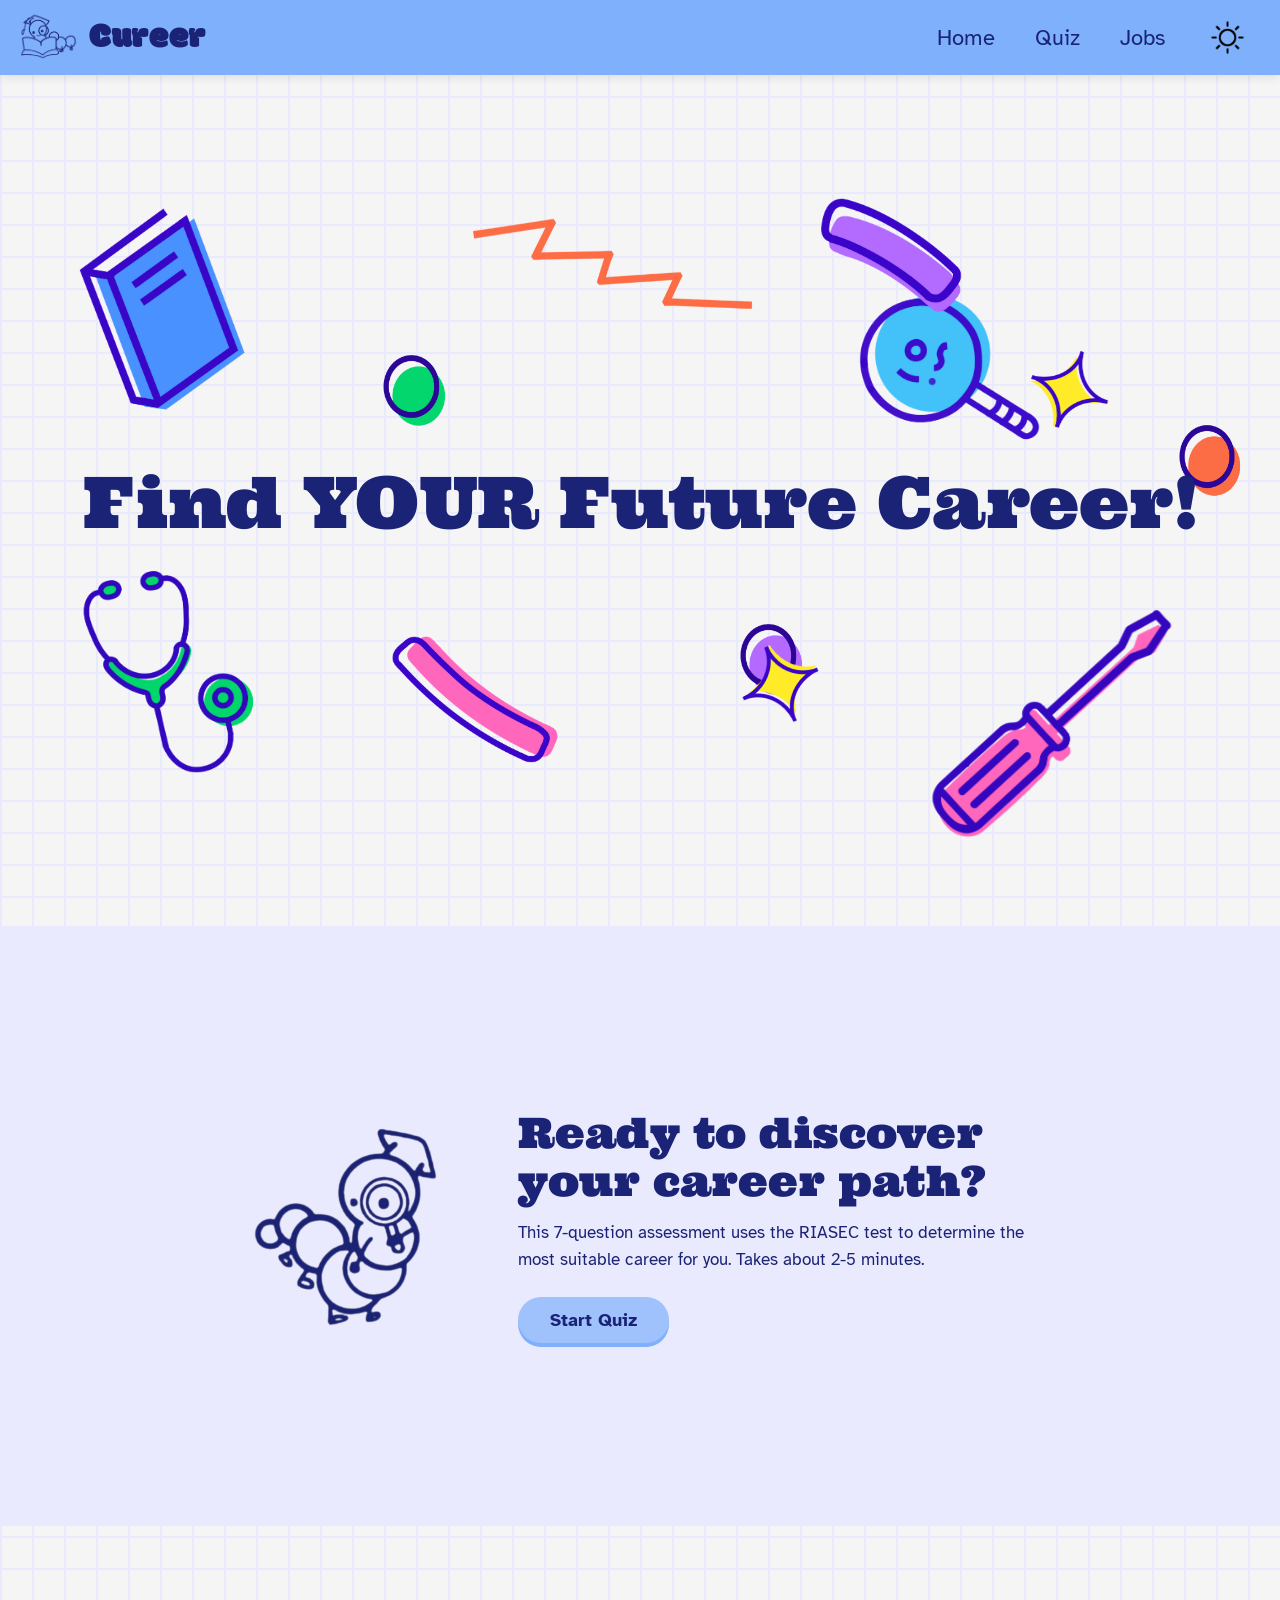
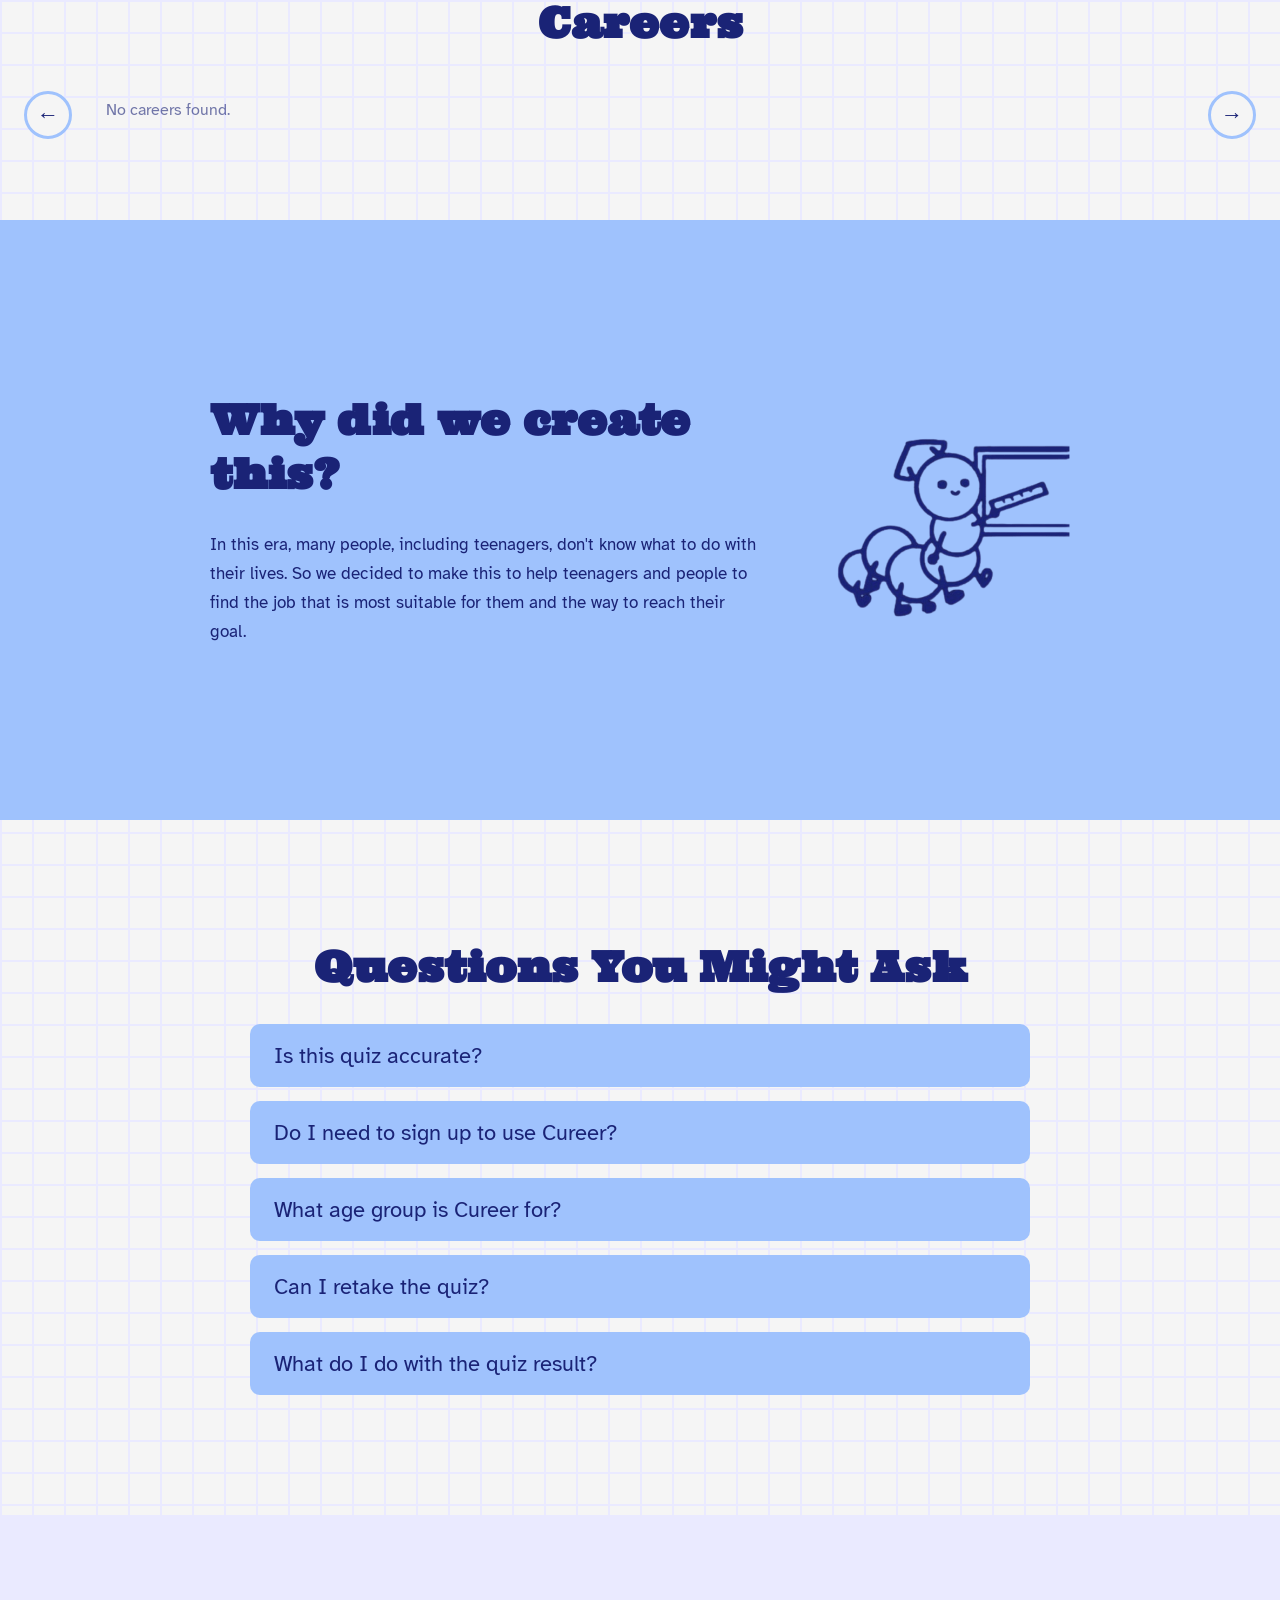
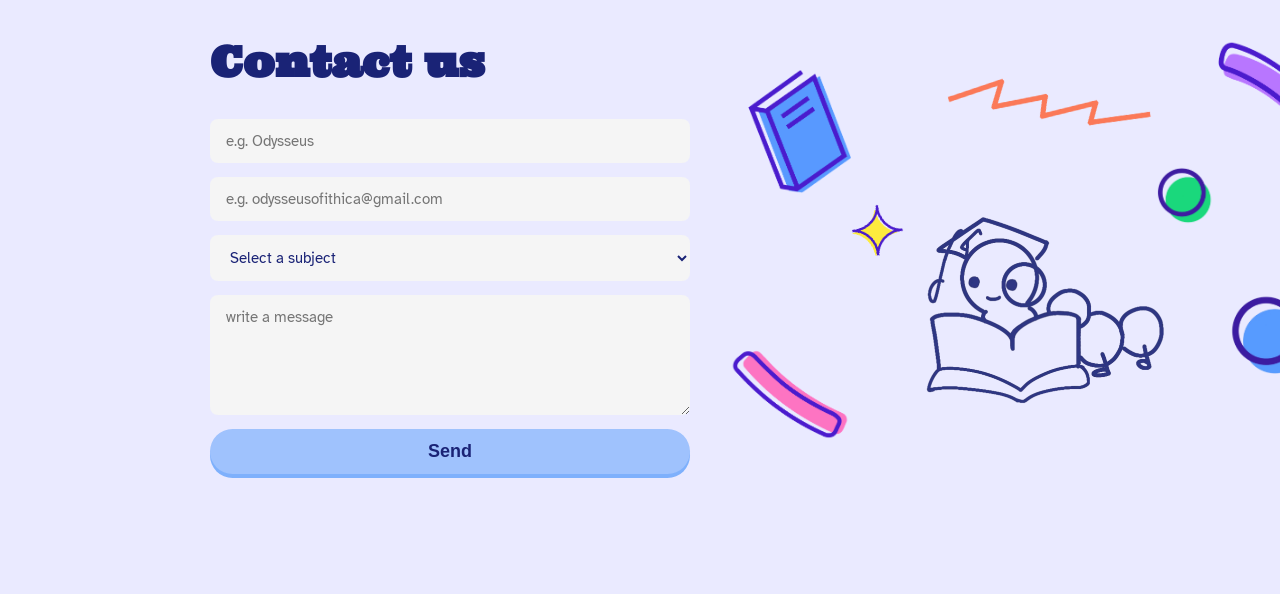
<file: index.html>
<!DOCTYPE html>
<html lang="en">
  <head>
    <meta charset="UTF-8">
    <meta name="viewport" content="width=device-width, initial-scale=1.0">
    <title>Home</title>
    <link rel="icon" type="image/png" href="img/favicon.png">
    <link rel="preconnect" href="https://fonts.googleapis.com">
    <link rel="preconnect" href="https://fonts.gstatic.com" crossorigin>
    <link href="https://fonts.googleapis.com/css2?family=Atkinson+Hyperlegible:ital,wght@0,400;0,700;1,400;1,700&family=Modak&family=Ultra&display=swap" rel="stylesheet">
    <link rel="stylesheet" href="font.css">
    <link rel="stylesheet" href="nav.css">
    <link rel="stylesheet" href="style.css">
    <script defer src="nav.js"></script>
  </head>
  <body>
    <nav>
      <ul class="sidebar">
        <li onclick="hideSidebar()">
          <a href="#"><button class="close-button">&times;</button></a>
        </li>
        <li><a href="index.html">Home</a></li>
        <li><a href="quiz.html">Quiz</a></li>
        <li><a href="jobbig.html">Jobs</a></li>
      </ul>

      <ul class="main-menu">
        <li class="logo">
          <img class="logo-light" src="img/logo.webp" alt="Cureer Logo">
          <img class="logo-dark" src="img/logo_dark.webp" alt="Cureer Logo">
          <span>Cureer</span>
        </li>
        <li class="hideOnMobile"><a href="index.html">Home</a></li>
        <li class="hideOnMobile"><a href="quiz.html">Quiz</a></li>
        <li class="hideOnMobile"><a href="jobbig.html">Jobs</a></li>

        <li class="theme-toggle" onclick="toggleTheme()">
          <img id="theme-icon" src="img/sun.png" alt="Theme Icon">
        </li>

        <li class="menu-button" onclick="showSidebar()">
          <a href="#">
            <svg viewBox="0 0 24 24"><path d="M4 6h16M4 12h16M4 18h16" stroke-width="2" stroke-linecap="round"/></svg>
          </a>
        </li>
      </ul>
    </nav>

    <main>

      <!-- Hero -->
      <section class="hero-section">
        <div class="decorations">
          <img class="decoration-book"    src="img/book.png"          alt="Book">
          <img class="decoration-circleG" src="img/circle-green.png"  alt="Circle">
          <img class="decoration-line"    src="img/line.png"          alt="Line">
          <img class="decoration-magnifyi"src="img/magnifi.png"       alt="Magnifying Glass">
          <img class="decoration-curveP"  src="img/curve-purple.png"  alt="Curve Purple">
          <img class="decoration-starT"   src="img/star.png"          alt="Star">
          <img class="decoration-circleO" src="img/circle-orange.png" alt="Circle Orange">
          <img class="decoration-ste"     src="img/stetescope.png"    alt="Stethescope">
          <img class="decoration-curvePi" src="img/curve-pink.png"    alt="Curve Pink">
          <img class="decoration-circleP" src="img/circle-purple.png" alt="Circle Purple">
          <img class="decoration-starB"   src="img/star.png"          alt="Star">
          <img class="decoration-screw"   src="img/screwdriver.png"   alt="Screwdriver">
        </div>
        <h1 class="hero-title">Find YOUR Future Career!</h1>
      </section>

      <!-- Quiz -->
      <section class="quiz-banner">
        <div class="container quiz-cta-section">
          <div class="quiz-image">
            <img class="CoLogo CoLogoLight"   src="img/quiz_light.png"    alt="quiz img">
            <img class="CoLogo CoLogoDark"    src="img/quiz_dark.png"     alt="quiz img">
          </div>
          <div class="quiz-text-content">
            <h2>Ready to discover<br>your career path?</h2>
            <p>This 7-question assessment uses the RIASEC test to determine the
              most suitable career for you. Takes about 2-5 minutes.</p>
            <a href="quiz.html" class="btn btn-primary">Start Quiz</a>
          </div>
        </div>
      </section>

      <!-- Careers -->
      <section class="careers-section">
        <h2 class="section-title careers-title">Careers</h2>
        <div class="careers-carousel-wrapper">
          <button class="careers-carousel-btn" id="careers-prev" aria-label="Previous">&#8592;</button>
          <div class="careers-carousel" id="careers-carousel">
            <div class="career-card career-card--skeleton"><div class="skeleton-line"></div><div class="skeleton-line short"></div></div>
            <div class="career-card career-card--skeleton"><div class="skeleton-line"></div><div class="skeleton-line short"></div></div>
            <div class="career-card career-card--skeleton"><div class="skeleton-line"></div><div class="skeleton-line short"></div></div>
            <div class="career-card career-card--skeleton"><div class="skeleton-line"></div><div class="skeleton-line short"></div></div>
          </div>
          <button class="careers-carousel-btn" id="careers-next" aria-label="Next">&#8594;</button>
        </div>
      </section>

      <!-- Why -->
      <section class="why-section">
        <div class="container why-content">
          <div class="why-text">
            <h2 class="section-title why-title">Why did we create this?</h2>
            <p>In this era, many people, including teenagers, don't know what to do
              with their lives. So we decided to make this to help teenagers and people
              to find the job that is most suitable for them and the way to reach their goal.</p>
          </div>
          <div class="why-image-placeholder">
            <img class="CoLogo CoLogoLight"   src="img/why_light.png"    alt="quiz img">
            <img class="CoLogo CoLogoDark"    src="img/why_dark.png"     alt="quiz img">
          </div>
        </div>
      </section>

      <!-- QnA -->
      <section class="faq-section">
        <div class="container">
          <h2 class="section-title">Questions You Might Ask</h2>
          <div class="faq-list">
            <button class="faq-item" data-answer="Our quiz is based on established personality and interest frameworks used in career counselling — including Holland's RIASEC model and Big Five personality traits. While no quiz can perfectly predict your future, it's a solid, evidence-informed starting point for exploration.">
              Is this quiz accurate?
            </button>
            <button class="faq-item" data-answer="No sign-up is required to take the quiz. Just visit the quiz page or press the quiz button in the section above and start answering questions immediately.">
              Do I need to sign up to use Cureer? 
            </button>
            <button class="faq-item" data-answer="Cureer is designed for teenagers and young adults, but anyone curious about their career path is welcome to try and use it.">
              What age group is Cureer for?
            </button>
            <button class="faq-item" data-answer="Yes, you can retake the quiz as many times as you like. Your answers might change as you explore new interests.">
              Can I retake the quiz?
            </button>
            <button class="faq-item" data-answer="Use your results as a starting point, and explore the suggested careers, look at required qualifications, consider speaking to a career counsellor for personalised guidance, or do what you feel best for yourself.">
              What do I do with the quiz result?
            </button>
          </div>
        </div>
      </section>

      <!-- QnA Modal -->
      <div class="faq-modal-overlay" id="faqModal" aria-hidden="true">
        <div class="faq-modal" role="dialog">

          <div class="faq-modal-header">
            <div class="faq-modal-dots">
              <span class="dot dotB"></span>
              <span class="dot dotPi"></span>
              <span class="dot dotG"></span>
              <span class="dot dotY"></span>
              <span class="dot dotO"></span>
              <span class="dot dotP"></span>
            </div>
            <button class="faq-modal-close" id="faqModalClose">&times;</button>
          </div>

          <div class="faq-modal-body">
            <p id="faqModalAnswer"></p>
          </div>

        </div>
      </div>

      <!-- Contact -->
      <section class="contact-section">
        <div class="container contact-content">
          <div class="contact-form-wrapper">
            <h2 class="section-title contact-title">Contact us</h2>
            <form class="contact-form">
              <input type="text" id="contactName" placeholder="e.g. Odysseus" class="form-input" required>
              <input type="email" id="contactEmail" placeholder="e.g. odysseusofithica@gmail.com" class="form-input" required>
              <select id="contactSubject" class="form-input form-select" required>
                <option value="" disabled selected>Select a subject</option>
                <option value="General Inquiry">General Inquiry</option>
                <option value="Feedback">Feedback</option>
                <option value="Bug Report">Bug Report</option>
                <option value="Other">Other</option>
              </select>
              <textarea id="contactMessage" placeholder="write a message" class="form-input form-textarea" rows="5" required></textarea>
              <button type="submit" class="btn btn-primary">Send</button>
            </form>
          </div>
          <div class="contact-decorations">
            <img class="CoCurvePi"  src="img/curve-pink.png"   alt="Curve Pink">
            <img class="CoBook"     src="img/book.png"         alt="Book">
            <img class="CoStar"     src="img/star.png"         alt="Star">

            <img class="CoLogo CoLogoLight" src="img/contact.webp"      alt="Logo">
            <img class="CoLogo CoLogoDark"  src="img/contact_dark.webp" alt="Logo">

            <img class="CoLine"     src="img/line.png"         alt="Line">
            <img class="CoCurveP"   src="img/curve-purple.png" alt="Curve Purple">
            <img class="CoCircleG"  src="img/circle-green.png"  alt="Circle Green">
            <img class="CoCircleB"  src="img/circle-blue.png"   alt="Circle Blue">
          </div>
        </div>
      </section>

    </main>

    <script src="script.js?v=7"></script>
  </body>
</html>
</file>
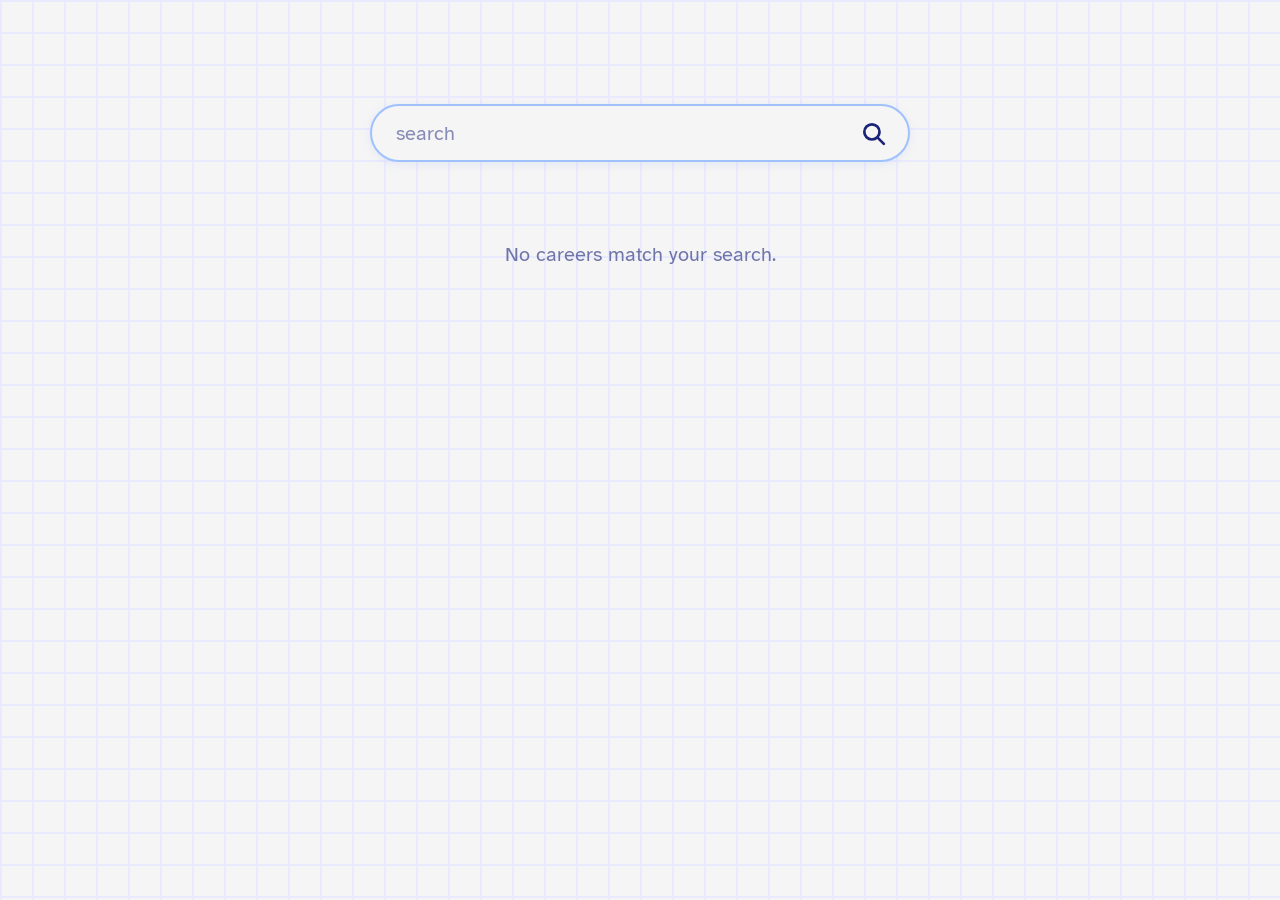
<file: jobbig.html>
<!DOCTYPE html>
<html lang="en">
  <head>
    <meta charset="UTF-8">
    <meta name="viewport" content="width=device-width, initial-scale=1.0">
    <title>Jobs — Cureer</title>

    <link rel="preconnect" href="https://fonts.googleapis.com">
    <link rel="preconnect" href="https://fonts.gstatic.com" crossorigin>
    <link href="https://fonts.googleapis.com/css2?family=Atkinson+Hyperlegible:ital,wght@0,400;0,700;1,400;1,700&family=Modak&family=Ultra&display=swap" rel="stylesheet">

    <link rel="stylesheet" href="font.css">
    <link rel="stylesheet" href="nav.css">
    <link rel="stylesheet" href="jobbig.css">

    <script defer src="nav.js"></script>
    <script defer src="jobbig.js"></script>
  </head>

  <body>
    <nav>
      <ul class="sidebar">
        <li onclick="hideSidebar()">
          <a href="#"><button class="close-button">&times;</button></a>
        </li>
        <li><a href="index.html">Home</a></li>
        <li><a href="quiz.html">Quiz</a></li>
        <li><a href="jobbig.html">Jobs</a></li>
      </ul>

      <ul class="main-menu">
        <li class="logo">
          <img class="logo-light" src="img/logo.webp" alt="Cureer Logo">
          <img class="logo-dark" src="img/logo_dark.webp" alt="Cureer Logo">
          <span>Cureer</span>
        </li>
        <li class="hideOnMobile"><a href="index.html">Home</a></li>
        <li class="hideOnMobile"><a href="quiz.html">Quiz</a></li>
        <li class="hideOnMobile"><a href="jobbig.html">Jobs</a></li>

        <li class="theme-toggle" onclick="toggleTheme()">
          <img id="theme-icon" src="img/sun.png" alt="Theme Icon">
        </li>

        <li class="menu-button" onclick="showSidebar()">
          <a href="#">
            <svg viewBox="0 0 24 24"><path d="M4 6h16M4 12h16M4 18h16" stroke-width="2" stroke-linecap="round"/></svg>
          </a>
        </li>
      </ul>
    </nav>

    <!-- Search -->
    <div class="search-wrapper">
      <div class="search-bar">
        <input
          id="search-input"
          type="text"
          placeholder="search"
          autocomplete="off"
          aria-label="Search jobs"
        >
        <button class="search-icon" aria-label="Search">
          <svg viewBox="0 0 24 24" fill="none" stroke="currentColor" stroke-width="2.5" stroke-linecap="round" stroke-linejoin="round">
            <circle cx="11" cy="11" r="7"/>
            <line x1="16.5" y1="16.5" x2="22" y2="22"/>
          </svg>
        </button>
      </div>
    </div>

    <!-- Jobs -->
    <main class="jobs-container">
      <!-- Loading -->
      <div id="jobs-loader" class="jobs-loader">
        <div class="loader-spinner"></div>
        <p>Loading careers…</p>
      </div>

      <!-- No results -->
      <p id="no-results" class="no-results hidden">No careers match your search.</p>

      <div id="jobs-grid" class="jobs-grid"></div>
    </main>

    <!-- Card template -->
    <template id="job-card-template">
      <div class="jb-card">
        <div class="jb-card-image">
          <img src="" alt="">
        </div>
        <div class="jb-card-body">
          <h3 class="jb-card-title"></h3>
          <p class="jb-card-desc"></p>
          <button class="jb-learn-more">Learn More &nbsp;↗</button>
        </div>
      </div>
    </template>
  </body>
</html>
</file>
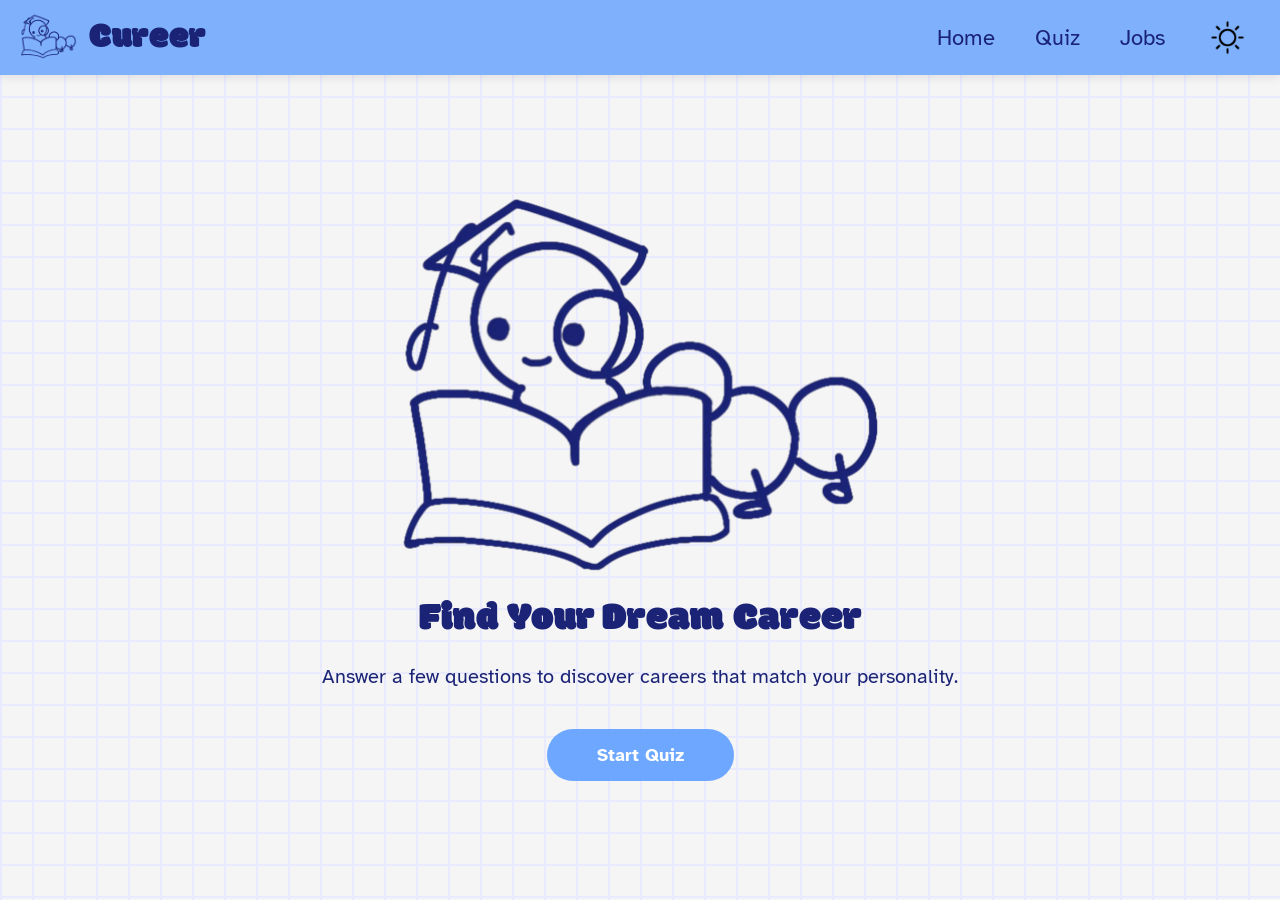
<file: quiz.html>
<!DOCTYPE html>
<html lang="en">
  <head>
    <meta charset="UTF-8">
    <meta name="viewport" content="width=device-width, initial-scale=1.0">
    <title>Quiz</title>
    <link rel="icon" type="image/png" href="img/favicon.png">
    <link rel="preconnect" href="https://fonts.googleapis.com">
    <link rel="preconnect" href="https://fonts.gstatic.com" crossorigin>
    <link
      href="https://fonts.googleapis.com/css2?family=Atkinson+Hyperlegible:ital,wght@0,400;0,700;1,400;1,700&family=Modak&display=swap"
      rel="stylesheet"
    >
    <link rel="stylesheet" href="nav.css">
    <link rel="stylesheet" href="font.css">
    <link rel="stylesheet" href="quiz.css">
    <script defer src="nav.js"></script>
  </head>
  <body>
    <nav>
      <ul class="sidebar">
        <li onclick="hideSidebar()">
          <a href="#"><button class="close-button">&times;</button></a>
        </li>
        <li><a href="index.html">Home</a></li>
        <li><a href="quiz.html">Quiz</a></li>
        <li><a href="jobbig.html">Jobs</a></li>
      </ul>

      <ul class="main-menu">
        <li class="logo">
          <img class="logo-light" src="img/logo.webp" alt="Cureer Logo">
          <img class="logo-dark" src="img/logo_dark.webp" alt="Cureer Logo">
          <span>Cureer</span>
        </li>
        <li class="hideOnMobile"><a href="index.html">Home</a></li>
        <li class="hideOnMobile"><a href="quiz.html">Quiz</a></li>
        <li class="hideOnMobile"><a href="jobbig.html">Jobs</a></li>

        <li class="theme-toggle" onclick="toggleTheme()">
          <img id="theme-icon" src="img/sun.png" alt="Theme Icon">
        </li>

        <li class="menu-button" onclick="showSidebar()">
          <a href="#">
            <svg viewBox="0 0 24 24">
              <path
                d="M4 6h16M4 12h16M4 18h16"
                stroke-width="2"
                stroke-linecap="round"
              />
            </svg>
          </a>
        </li>
      </ul>
    </nav>
    <main>
      <div class="container">

        <section id="landing-page" class="page active">
          <div class="hero">
            <img class="CoLogo CoLogoLight" src="img/contact.webp"      alt="Logo">
            <img class="CoLogo CoLogoDark"  src="img/contact_dark.webp" alt="Logo">

            <h1>Find Your Dream Career</h1>

            <p>
              Answer a few questions to discover careers that match your
              personality.
            </p>

            <button id="start-btn">
              Start Quiz
            </button>
          </div>
        </section>


        <section id="quiz-page" class="page">

          <div class="progress-wrapper">
            <div class="progress-bar">
              <div id="progress"></div>
            </div>

            <p id="progress-text">
              Question 1 / 7
            </p>
          </div>



          <div class="question-container">
            <h2 id="question">
              Question appears here
            </h2>
          </div>


          <div id="answers" class="answers">
          </div>

          <button id="next-btn">
            Next
          </button>
        </section>


<section id="result-page" class="page">

    <div class="results-layout">


        <aside class="personality-panel">

            <h1>Your Personality</h1>

            <div class="primary-personality">

                <h2 id="primary-name">
                    Artistic
                </h2>

                <p id="primary-description">
                    Primary personality description goes here.
                </p>

            </div>

            <div class="secondary-personality">

                <h3>You're also a bit of:</h3>

                <h2 id="secondary-name">
                    Conventional
                </h2>

                <p id="secondary-description">
                    Secondary personality description goes here.
                </p>

            </div>

            <button id="restart-btn">
                Retake Quiz
            </button>

        </aside>


        <section class="jobs-panel">

            <h1>Your Job Matches</h1>

            <div id="top-matches">


            </div>


            <div class="other-jobs">

                <h2>
                    Other Careers You May Like
                </h2>

                <div id="other-jobs-list">


                </div>

            </div>

        </section>

    </div>

</section>

      <script src="quiz.js"></script>
    </main>
  </body>
</html>
</file>
<file: font.css>
.atkinson-hyperlegible-regular {
  font-family: "Atkinson Hyperlegible", sans-serif;
  font-weight: 400;
  font-style: normal;
}

.atkinson-hyperlegible-bold {
  font-family: "Atkinson Hyperlegible", sans-serif;
  font-weight: 700;
  font-style: normal;
}

.atkinson-hyperlegible-regular-italic {
  font-family: "Atkinson Hyperlegible", sans-serif;
  font-weight: 400;
  font-style: italic;
}

.atkinson-hyperlegible-bold-italic {
  font-family: "Atkinson Hyperlegible", sans-serif;
  font-weight: 700;
  font-style: italic;
}

.modak-regular {
  font-family: "Modak", system-ui;
  font-weight: 400;
  font-style: normal;
}

.ultra-regular {
  font-family: "Ultra", serif;
  font-weight: 400;
  font-style: normal;
}
</file>
<file: nav.css>
:root {
  --background: #f5f5f5;
  --grid: #eaeaff;
  --purple: #b469ff;
  --pink: #ff66bc;
  --orange: #fc6b44;
  --yellow: #ffea29;
  --green: #03d66c;
  --vibrant-blue: #6397ff;
  --medium-blue: #7eb0fc; 
  --light-blue: #9fc2fd;
  --text: #1a2376;
}

.dark-theme {
  --background: #0f1427;
  --grid: #252e50;
  --purple: #b469ff;
  --pink: #ff66bc;
  --orange: #fc6b44;
  --yellow: #ffea29;
  --green: #03d66c;
  --vibrant-blue: #4891ff;
  --medium-blue: #132542;
  --light-blue: #1b3864;
  --text: #f5f5f5;
}

* {
  margin: 0;
  padding: 0;
  box-sizing: border-box;
}

body {
  background-color: var(--background);
  color: var(--text);
  font-family: "Atkinson Hyperlegible", sans-serif;
  transition: background-color 0.4s ease, color 0.4s ease;
  padding-top: 76px;
}

nav {
  position: fixed;
  top: 0;
  left: 0;
  width: 100%;
  z-index: 1000;
  background: var(--medium-blue);
  box-shadow: 0 2px 10px rgba(0, 0, 0, 0.1);
  transition: background 0.4s ease, transform 0.35s ease, opacity 0.35s ease;
}

nav.nav-hidden {
  transform: translateY(-100%);
  opacity: 0;
  pointer-events: none;
}


nav ul.main-menu {
  width: 100%;
  list-style: none;
  display: flex;
  justify-content: flex-end;
  align-items: center;
  padding: 10px 20px;
}

nav a {
  height: 100%;
  padding: 0 20px;
  text-decoration: none;
  font-size: 22px;
  font-weight: 500;
  display: flex;
  align-items: center;
  color: var(--text);
  transition: opacity 0.2s ease;
}

nav a:hover {
  opacity: 0.8;
}

.logo {
  margin-right: auto;
  display: flex;
  align-items: center;
  gap: 12px;
}

.logo img {
  height: 55px;
  width: auto;
}

.logo .logo-dark {
  display: none;
}

.dark-theme .logo .logo-light {
  display: none;
}

.dark-theme .logo .logo-dark {
  display: block;
}

nav .main-menu .logo span {
  font-family: "Modak", system-ui;
  font-weight: 400;
  font-style: normal;
  font-size: 36px;
  color: var(--text);
}

.theme-toggle {
  cursor: pointer;
  display: flex;
  align-items: center;
  justify-content: center;
  padding: 0 15px;
  margin-left: 10px;
}

.theme-toggle img {
  width: 35px;
  height: 35px;
}

@keyframes fullSpin {
  from { transform: rotate(0deg); }
  to { transform: rotate(360deg); }
}

.theme-toggle.flip img {
  animation: fullSpin 0.4s ease-in-out;
}

.menu-button {
  display: none;
  cursor: pointer;
  padding: 0 10px;
}

.menu-button svg {
  width: 30px;
  height: 30px;
  stroke: white;
}

.sidebar {
  position: fixed;
  top: 0;
  right: 0;
  height: 100vh;
  width: 250px;
  z-index: 999;
  background-color: var(--medium-blue);
  box-shadow: -10px 0 20px rgba(0, 0, 0, 0.15);
  display: none;
  flex-direction: column;
  align-items: flex-start;
  justify-content: flex-start;
  padding: 20px;
  list-style: none;
}

.sidebar li {
  width: 100%;
  margin-bottom: 15px;
}

.sidebar a {
  width: 100%;
  font-size: 24px;
}

.close-button {
  cursor: pointer;
  border: none;
  outline: none;
  background: none;
  font-size: 45px;
  color: #ffffff;
}

@media (max-width: 800px) {
  nav.nav-hidden {
    transform: translateY(0) !important;
    opacity: 1 !important;
    pointer-events: auto !important;
  }

  .hideOnMobile {
    display: none;
  }

  .menu-button {
    display: block;
  }
}

@media (max-width: 400px) {
  .sidebar {
    width: 100%;
  }
}
</file>
<file: style.css>
:root {
  --background: #f5f5f5;
  --grid: #eaeaff;
  --purple: #b469ff;
  --pink: #ff66bc;
  --orange: #fc6b44;
  --yellow: #ffea29;
  --green: #03d66c;
  --vibrant-blue: #6397ff;
  --medium-blue: #7eb0fc;
  --light-blue: #9fc2fd;
  --text: #1a2376;
}

.dark-theme {
  --background: #0f1427;
  --grid: #252e50;
  --purple: #b469ff;
  --pink: #ff66bc;
  --orange: #fc6b44;
  --yellow: #ffea29;
  --green: #03d66c;
  --vibrant-blue: #4891ff;
  --medium-blue: #132542;
  --light-blue: #1b3864;
  --text: #f5f5f5;
}

* {
  margin: 0;
  padding: 0;
  box-sizing: border-box;
}

body {
  background-color: var(--background);
  color: var(--text);
  font-family: "Atkinson Hyperlegible", sans-serif;
  transition: background-color 0.4s ease, color 0.4s ease;
  padding-top: 76px;

  background-image:
    linear-gradient(var(--grid) 0.1em, transparent 0.1em),
    linear-gradient(90deg, var(--grid) 0.1em, transparent 0.1em);
  background-size: 2em 2em;
}

.btn {
  display: inline-block;
  text-decoration: none;
  font-weight: 700;
  border-radius: 50px;
  padding: 12px 32px;
  font-size: 18px;
  transition: transform 0.2s ease-in-out, box-shadow 0.2s ease;
  border: none;
  cursor: pointer;

}

.btn-primary {
  background-color: var(--light-blue);
  color: var(--text);
  box-shadow: 0 4px 0 var(--medium-blue);
}

.btn:hover {
  transform: translateY(-2px);
}
.container {
  max-width: 900px;
  margin: 0 auto;
  padding: 40px 20px;
  min-height: 440px;
}

h2.section-title {
  font-family: "Ultra", serif;
  font-size: 42px;
  text-align: center;
  color: var(--text);
  margin-bottom: 30px;
}


.hero-section {
  min-height: 850px;
  display: flex;
  justify-content: center;
  align-items: center;
  position: relative;
  padding: 40px 20px;
  overflow: hidden;
}

.hero-title {
  font-family: "Ultra", serif;
  font-weight: 400;
  font-style: normal;
  font-size: 71px;
  color: var(--text);
  text-align: center;
  letter-spacing: -0.5px;
}

.decorations  {
  position: absolute;
  top: 0;
  left: 0;
  width: 100%;
  height: 100%;
  pointer-events: none;
  .decoration-book {
    position: absolute;
    width: 193px;
    height: 205px;
    top: 131px;
    left: 66px;
  }
  .decoration-circleG {
    position: absolute;
    width: 76px;
    height: 89px;
    top: 268px;
    left: 380px;
  }
  .decoration-line {
    position: absolute;
    width: 284px;
    height: 296px;
    top: 49px;
    left: 471px;
  }
  .decoration-magnifyi {
    position: absolute;
    width:218px;
    height: 229px;
    top: 170px;
    left: 843px;
  }
  .decoration-curveP {
    position: absolute;
    width:188px;
    height:194px;
    top: 103px;
    right: 300px;
  }
  .decoration-starT {
    position: absolute;
    width:167px;
    height: 173px;
    top: 223px;
    right: 134px;
  }
  .decoration-circleO {
    position: absolute;
    width:75px;
    height: 89px;
    top: 338px;
    right: 29px;
  }
  .decoration-ste {
    position: absolute;
    width:217px;
    height: 224px;
    top: 491px;
    left: 51px;
  }
  .decoration-curvePi {
    position: absolute;
    width:174px;
    height: 182px;
    top: 537px;
    left: 388px;
  }
  .decoration-circleP {
    position: absolute;
    width: 76px;
    height: 89px;
    top: 537px;
    left: 737px;
  }
  .decoration-starB {
    position: absolute;
    width: 167px;
    height: 173px;
    top: 520px;
    right: 408px;
    rotate: 140deg;
    }
  .decoration-screw {
    position: absolute;
    width: 248px;
    height: 257px;
    top: 507px;
    right: 107px;
  }
}
/* Quiz Banner */
.quiz-banner {
  background-color: var(--grid);
  padding: 80px 0;
  max-width:720;
}

.quiz-cta-section {
  display: flex;
  gap: 48px;
  align-items: center;
}

.quiz-image {
  flex: 0 0 260px;
  height: 330px;
  width:384;
  display: flex;
  align-items: center;
  justify-content: center;
}

.quiz-text-content h2 {
  font-family: "Ultra", serif;
  font-weight: 400;
  font-size: 42px;
  color: var(--text);
  line-height: 1.15;
  margin-bottom: 14px;
}

.quiz-text-content p {
  font-size: 17px;
  line-height: 1.6;
  margin-bottom: 24px;
  max-width: 520px;
}

/* Careers */
.careers-section {
  padding: 70px 0;
}

.careers-title {
  color: var(--text);
  margin-bottom: 36px;
}

/* Carousel */
.careers-carousel-wrapper {
  display: flex;
  align-items: center;
  gap: 14px;
  padding: 0 24px;
}

.careers-carousel-btn {
  flex-shrink: 0;
  width: 48px;
  height: 48px;
  border-radius: 50%;
  border: 3px solid var(--light-blue);
  background: var(--background);
  color: var(--text);
  font-size: 22px;
  cursor: pointer;
  transition: background 0.2s, border-color 0.2s;
  display: flex;
  align-items: center;
  justify-content: center;
}

.careers-carousel-btn:hover {
  background: var(--light-blue);
}

.careers-carousel {
  display: flex;
  gap: 20px;
  overflow-x: auto;
  scroll-behavior: smooth;
  scroll-snap-type: x mandatory;
  padding-bottom: 10px;
  scrollbar-width: none;
  flex: 1;
}

.careers-carousel::-webkit-scrollbar {
  display: none;
}

.career-card {
  flex: 0 0 240px;
  scroll-snap-align: start;
  background-color: #ffffff;
  border-radius: 14px;
  padding: 22px 18px 18px;
  display: flex;
  flex-direction: column;
  gap: 10px;
  cursor: pointer;
  text-decoration: none;
  transition: transform 0.2s ease, box-shadow 0.2s ease;
}

.career-card:hover {
  transform: translateY(-4px);
  box-shadow: 0 8px 24px rgba(100, 140, 255, 0.2);
}

.dark-theme .career-card {
  background-color: #1e2d5a;
  color: #f5f5f5;
}

.career-card h3 {
  font-size: 16px;
  font-weight: 700;
  color: var(--text);
}

.career-card p {
  font-size: 13px;
  line-height: 1.55;
  flex: 1;
  color: var(--text);
}

.career-footer {
  display: flex;
  align-items: center;
  justify-content: space-between;
  margin-top: 6px;
}

.salary {
  font-size: 13px;
  font-weight: 700;
  color: var(--text);
}

.career-badge {
  display: inline-block;
  padding: 4px 14px;
  border-radius: 50px;
  font-size: 12px;
  font-weight: 700;
  color: #ffffff;
}

.badge-blue   { background-color: var(--vibrant-blue); }
.badge-purple { background-color: var(--purple); }
.badge-pink   { background-color: var(--pink); }
.badge-green  { background-color: var(--green); color: #0a2e1a; }
.badge-orange { background-color: var(--orange); }
.badge-yellow { background-color: var(--yellow); color: #3a2800; }

/* Skeleton placeholders */
.career-card--skeleton {
  pointer-events: none;
  opacity: 0.5;
  gap: 14px;
}

@keyframes shimmer {
  0%   { background-position: -400px 0; }
  100% { background-position: 400px 0; }
}

.skeleton-line {
  height: 14px;
  border-radius: 6px;
  background: linear-gradient(90deg, var(--grid) 25%, var(--light-blue) 50%, var(--grid) 75%);
  background-size: 800px 100%;
  animation: shimmer 1.4s infinite linear;
}

.skeleton-line.short {
  width: 60%;
  margin-top: 4px;
}

/* Why */
.why-section {
  background-color: var(--light-blue);
  padding: 80px 0;
}

.dark-theme .why-section {
  background-color: #1b3864;
}

.why-content {
  display: flex;
  gap: 60px;
  align-items: center;
}

.why-text {
  flex: 1;
}

.why-title {
  text-align: left !important;
  margin-bottom: 20px;
}

.why-text p {
  font-size: 17px;
  line-height: 1.7;
  color: var(--text);
}

.why-image-placeholder {
  flex: 0 0 240px;
  height: 250px;
  display: flex;
  align-items: center;
  justify-content: center;
}

/* FAQ */
.faq-section {
  padding: 80px 0;
}

.faq-list {
  display: flex;
  flex-direction: column;
  gap: 14px;
  max-width: 780px;
  margin: 0 auto;
}

.faq-item {
  width: 100%;
  background-color: var(--light-blue);
  color: var(--text);
  border: none;
  border-radius: 10px;
  padding: 18px 24px;
  font-size: 22px;
  font-family: "Atkinson Hyperlegible", sans-serif;
  font-weight: 400;
  text-align: left;
  cursor: pointer;
  transition: filter 0.2s ease, transform 0.15s ease;
}

.faq-item:hover {
  filter: brightness(1.1);
  transform: translateY(-2px);
}

/* FAQ Modal */
.faq-modal-overlay {
  position: fixed;
  inset: 0;
  background-color: rgba(0, 0, 0, 0.45);
  z-index: 2000;
  display: flex;
  align-items: center;
  justify-content: center;
  opacity: 0;
  pointer-events: none;
  transition: opacity 0.25s ease;
}

.faq-modal-overlay.open {
  opacity: 1;
  pointer-events: all;
}

.faq-modal {
  background: var(--background);
  border-radius: 14px;
  padding: 28px 30px 30px;
  max-width: 480px;
  width: 90%;
  box-shadow: 0 12px 40px rgba(0,0,0,0.2);
  position: absolute;
  top: 50%;
  left: 50%;
  transform: translate(-50%, -50%) scale(0);
  transition: transform 200ms ease-in-out;
}

.faq-modal-overlay.open .faq-modal {
  transform: translate(-50%, -50%) scale(1);
}

.dark-theme .faq-modal {
  background: var(--light-blue);
  color: var(--text);
}

.faq-modal-header {
  display: flex;
  justify-content: space-between;
  align-items: center;
  margin-left: -30px;
  margin-right: -30px;
  padding-left: 30px;
  padding-right: 30px;
  padding-bottom: 8px; 
  margin-bottom: 10px; 
  border-bottom: 3px solid var(--text);
}

.faq-modal-dots {
  display: flex;
  gap: 2px;
}

.dot {
  width: 21px;
  height: 21px;
  border-radius: 50%;
}
.dotB   { background-color: var(--vibrant-blue); }
.dotPi  { background-color: var(--pink); }
.dotG   { background-color: var(--green); }
.dotY   { background-color: var(--yellow); }
.dotO   { background-color: var(--orange); }
.dotP   { background-color: var(--purple); }

.faq-modal-close {
  position: absolute;
  top: 14px;
  right: 18px;
  background: none;
  border: none;
  font-size: 40px;
  cursor: pointer;
  color: var(--text);
  line-height: 1;
}

.faq-modal-close:hover {
  color: var(--medium-blue);
}

#faqModalAnswer {
  font-size: 15px;
  line-height: 1.7;
  color: var(--text);
}

/* Contact */
.contact-section {
  background-color: var(--grid);
  padding: 80px 0;
}

.contact-content {
  display: flex;
  gap: 60px;
  align-items: flex-start;
}

.contact-form-wrapper {
  flex: 1;
}

.contact-title {
  color: var(--text);
  text-align: left !important;
  margin-bottom: 28px;
}

.contact-form {
  display: flex;
  flex-direction: column;
  gap: 14px;
  max-width: 480px;
}

.form-input {
  width: 100%;
  padding: 13px 16px;
  border-radius: 8px;
  border: none;
  font-size: 15px;
  font-family: "Atkinson Hyperlegible", sans-serif;
  background-color: var(--background);
  color: var(--text);
  outline: none;
}

.form-input:focus {
  box-shadow: 0 0 0 3px rgba(99, 151, 255, 0.5);
}

.form-textarea {
  resize: vertical;
  min-height: 120px;
}

.form-select {
  cursor: pointer;
}

@keyframes floatUpDown {
  0%, 100% { transform: translateY(0px); }
  50%       { transform: translateY(-12px); }
}

.contact-decorations {
  flex: 0 0 300px;
  position: relative;
  min-height: 400px;
}

.contact-decorations img {
  position: absolute;
  opacity: 0.9;
}

.CoCurvePi {
  width: 120px;
  top: 300px;
  left: -40px;
  animation: floatUpDown 3.2s ease-in-out infinite;
}

.CoBook {
  width: 120px;
  top: 34px;
  left: -30px;
  animation: floatUpDown 3.8s ease-in-out infinite 0.4s;
}

.CoStar {
  width: 105px;
  rotate: -20deg;
  top: 140px;
  left: 50px;
  animation: floatUpDown 2.8s ease-in-out infinite 0.9s;
}

.CoLogo {
  width: 250px;
  bottom: 0;
  left: 50%;
}
.CoLogoDark {
  display: none;
}

.dark-theme .CoLogoLight {
  display: none;
}

.dark-theme .CoLogoDark {
  display: block;
}

.CoLine {
  width: 200px;
  top: -30px;
  right: -80px;
  rotate:-10deg;
  animation: floatUpDown 4s ease-in-out infinite 0.2s;
}

.CoCurveP {
  width: 120px;
  bottom: 280px;
  right: -250px;
  animation: floatUpDown 3.5s ease-in-out infinite 0.7s;
}

.CoCircleG {
  width: 65px;
  top: 125px;
  right: -150px;
  animation: floatUpDown 2.6s ease-in-out infinite 1.1s;
}

.CoCircleB {
  width: 92px;
  top: 250px;
  right: -250px;
  animation: floatUpDown 3s ease-in-out infinite 0.5s;
}

@media (max-width: 900px) {
  .hero-title {
  font-size: 40px;
  }
  .decoration-book {
    position: absolute;
    width: 433px;
    height: 55px;
    top: 131px;
    left: 0px;
  }
  .decoration-circleG {
    position: absolute;
    width: 76px;
    height: 89px;
    top: 268px;
    left: 0px;
  }
  .decoration-line {
    position: absolute;
    width: 284px;
    height: 296px;
    top: 49px;
    left: 0px;
  }
  .decoration-magnifyi {
    width:218px;
    height: 229px;
    top: 170px;
    left: 0px;

  }.decorations .decoration-curveP {
    width: 108px;
    height: 114px;
    top: 103px;
    right: 5px;
  }
  .decoration-ste {
    width: 17px;
    height: 224px;
    top: 491px;
    left: 51px;
  }
  .decorations .decoration-starT {
    width: 97px;
    height: 103px;
    top: 183px;
    right: 44px;
  }
  .decorations .decoration-circleO {
    width: 35px;
    height: 59px;
    top: 300px;
    right: 10px;
  }
  .decorations .decoration-starB {
    width: 97px;
    height: 103px;
    top: 490px;
    right: 106px;
    rotate: 140deg;
  }
  .decorations .decoration-screw {
    width: 98px;
    height: 107px;
    top: 507px;
    right: 17px;
  }
  .quiz-cta-section,
  .why-content,
  .contact-content {
    flex-direction: column;
  }

  .quiz-image-placeholder,
  .why-image-placeholder {
    width: 100%;
    flex: unset;
  }
  .contact-decorations {
    display: none;
  }
}


/* Phone */
html { overflow-x: hidden; }
body { overflow-x: hidden; }

@media (max-width: 600px) {
  /* Hero */
  .hero-section {
    min-height: 480px;
    padding: 30px 16px;
  }

  .hero-title { font-size: 36px; }

  .decorations .decoration-book {
    width: 88px; height: auto;
    top: 80px; left: 6px;
  }
  .decorations .decoration-circleG{
    width: 34px; height: auto;
    top: 150px; left: 106px;  
  }
  .decorations .decoration-line{
    width: 88px; height: auto;
    top: 20px; left: 106px;
  }
  .decorations .decoration-ste {
    width: 88px; height: auto;
    top: 300px; left: 6px;
  }
  .decorations .decoration-curvePi{
    width: 68px; height: auto;
    top: 350px; left: 120px;    
  }
  .decorations .decoration-magnifyi{
      width: 66px; height: auto;
    top: 105px; right: 120px; left: auto;
    }
  .decorations .decoration-starT {
    width: 66px; height: auto;
    top: 135px; right: 50px; left: auto;
  }
  .decorations .decoration-curveP{
    width: 88px; height: auto;
    top: 80px; right: 6px;
  }
  .decorations .decoration-screw {
    width: 88px; height: auto;
    top: 330px; bottom: 16px; right: 6px; left: auto;
  }
  .decorations .decoration-circleO {
    width: 36px; height: auto;
    top: 195px; right: 10px; left: auto;
  }
  .decorations .decoration-circleP{
    width: 36px; height: auto;
    top: 335px; right: 130px; left: auto;
  }
  .decorations .decoration-starB{
    width: 76px; height: auto;
    top: 275px; right: 50px; left: auto;
  }

  /* Sections */
  h2.section-title   { font-size: 28px; }
  .quiz-text-content h2 { font-size: 26px; }

  .container { padding: 24px 16px; }

  /* carousel */
  .careers-section          { padding: 36px 0; }
  .careers-carousel-wrapper { padding: 0 20px; gap: 6px; }
  .careers-carousel-btn     { width: 34px; height: 34px; font-size: 18px; }

  /* FAQ */
  .faq-item {
    font-size: 17px;
    padding: 14px 18px;
  }

  /* Buttons */
  .btn { font-size: 16px; padding: 10px 24px; }

  /* Why img*/
  .quiz-image-placeholder,
  .why-image-placeholder { height: 180px; }

  /* Contact */
  .contact-title { text-align: center !important; }
  .contact-form-wrapper { width: 100%; display: flex; flex-direction: column; align-items: center; }
  .contact-form { max-width: 100%; width: 100%; }
}

@media (min-width: 1700px) {
  .decorations .decoration-curveP {
    width: 208px;
    height: 214px;
    top: 103px;
    right: 500px;
  }
  .decorations .decoration-starT {
    width: 167px;
    height: 173px;
    top: 223px;
    right: 204px;
  }
  .decorations .decoration-circleO {
    width: 75px;
    height: 89px;
    top: 338px;
    right: 50px;
  }
  .decorations .decoration-starB {
    width: 167px;
    height: 173px;
    top: 520px;
    right: 608px;
    rotate: 140deg;
  }
  .decorations .decoration-screw {
    width: 248px;
    height: 257px;
    top: 507px;
    right: 157px;
  }
}
</file>
<file: jobbig.css>
:root {
  --background: #f5f5f5;
  --grid: #eaeaff;
  --purple: #b469ff;
  --pink: #ff66bc;
  --orange: #fc6b44;
  --yellow: #ffea29;
  --green: #03d66c;
  --vibrant-blue: #6397ff;
  --medium-blue: #7eb0fc; 
  --light-blue: #9fc2fd;
  --text: #1a2376;
  --retake-blue: #7eb0fc;
}

.dark-theme {
  --background: #0f1427;
  --grid: #252e50;
  --purple: #b469ff;
  --pink: #ff66bc;
  --orange: #fc6b44;
  --yellow: #ffea29;
  --green: #03d66c;
  --vibrant-blue: #4891ff;
  --medium-blue: #132542;
  --light-blue: #1b3864;
  --text: #f5f5f5;
  --retake-blue: #7eb0fc;
}

body {
  background-color: var(--background);
  color: var(--text);
  font-family: "Atkinson Hyperlegible", sans-serif;
  transition: background-color 0.4s ease, color 0.4s ease;

  background-image:
    linear-gradient(var(--grid) 0.1em, transparent 0.1em),
    linear-gradient(90deg, var(--grid) 0.1em, transparent 0.1em);
  background-size: 2em 2em;
}

/* Search */

.search-wrapper {
  display: flex;
  justify-content: center;
  padding: 28px 20px 20px;
}

.search-bar {
  display: flex;
  align-items: center;
  background: var(--background);
  border: 2.5px solid var(--light-blue);
  border-radius: 50px;
  padding: 10px 18px 10px 24px;
  width: min(540px, 100%);
  gap: 10px;
  box-shadow: 0 2px 10px rgba(100, 140, 255, 0.12);
  transition: border-color 0.2s, box-shadow 0.2s;
}

.search-bar:focus-within {
  border-color: var(--vibrant-blue);
  box-shadow: 0 3px 16px rgba(100, 140, 255, 0.22);
}

#search-input {
  flex: 1;
  border: none;
  outline: none;
  background: transparent;
  font-size: 20px;
  color: var(--text);
  font-family: "Atkinson Hyperlegible", sans-serif;
}

#search-input::placeholder {
  color: var(--text);
  opacity: 0.5;
}

.search-icon {
  background: none;
  border: none;
  cursor: pointer;
  padding: 4px;
  display: flex;
  align-items: center;
  justify-content: center;
  color: var(--text);
}

.search-icon svg {
  width: 26px;
  height: 26px;
}


.jobs-container {
  width: min(1200px, 95%);
  margin: 0 auto;
  padding: 0 0 80px;
  position: relative;
  min-height: 300px;
}

/* Loader */

.jobs-loader {
  display: flex;
  flex-direction: column;
  align-items: center;
  justify-content: center;
  gap: 18px;
  padding: 60px 0;
}

.jobs-loader.hidden {
  display: none;
}

.jobs-loader p {
  font-size: 18px;
  color: var(--retake-blue);
}

.loader-spinner {
  width: 52px;
  height: 52px;
  border: 5px solid var(--grid);
  border-top-color: var(--vibrant-blue);
  border-radius: 50%;
  animation: spin 0.8s linear infinite;
}

@keyframes spin {
  to { transform: rotate(360deg); }
}

.no-results {
  text-align: center;
  font-size: 20px;
  color: var(--text);
  padding: 60px 0;
  opacity: 0.6;
}

.hidden {
  display: none !important;
}


.jobs-grid {
  display: grid;
  grid-template-columns: repeat(3, 1fr);
  gap: 18px;
}

/* Card */

.jb-card {
  background: var(--background);
  border: 3px solid var(--medium-blue);
  border-radius: 14px;
  overflow: hidden;
  cursor: pointer;
  transition: transform 0.22s ease, box-shadow 0.22s ease;
  display: flex;
  flex-direction: column;
}

.jb-card:hover {
  transform: translateY(-5px);
  box-shadow: 0 8px 28px rgba(100, 140, 255, 0.25);
}

.jb-card-image {
  background: var(--light-blue);
  display: flex;
  align-items: flex-end;
  justify-content: center;
  height: 180px;
  overflow: hidden;
  padding-top: 12px;
}

.jb-card-image img {
  width: auto;
  height: 100%;
  object-fit: contain;
  object-position: bottom;
  display: block;
}

.jb-card-image img:not([src]),
.jb-card-image img[src=""] {
  visibility: hidden;
}

.jb-card-body {
  padding: 14px 16px 16px;
  display: flex;
  flex-direction: column;
  flex: 1;
}

.jb-card-title {
  font-family: "Atkinson Hyperlegible", sans-serif;
  font-weight: 700;
  font-size: 20px;
  color: var(--text);
  margin-bottom: 6px;
  line-height: 1.25;
}

.jb-card-desc {
  font-size: 16px;
  color: var(--text);
  line-height: 1.45;
  flex: 1;
  opacity: 0.9;
}

.jb-learn-more {
  margin-top: 10px;
  align-self: flex-end;
  background: none;
  border: none;
  cursor: pointer;
  font-size: 15px;
  font-weight: 700;
  color: var(--text);
  padding: 0;
  text-decoration: underline;
  text-underline-offset: 3px;
  transition: opacity 0.2s;
}

.jb-learn-more:hover {
  opacity: 0.7;
}

@media (max-width: 900px) {
  .jobs-grid {
    grid-template-columns: repeat(2, 1fr);
  }
}

@media (max-width: 600px) {
  .search-wrapper { padding: 20px 12px 14px; }

  .jb-card-title { font-size: 17px; }
  .jb-card-desc  { font-size: 14px; }
  .jb-card-image { height: 150px; }
}

@media (max-width: 560px) {
  .jobs-grid {
    grid-template-columns: 1fr;
  }

  .search-bar {
    padding: 8px 14px 8px 18px;
  }

  #search-input {
    font-size: 17px;
  }
}
</file>
<file: quiz.css>
:root {
  --background: #f5f5f5;
  --grid: #eaeaff;
  --purple: #b469ff;
  --pink: #ff66bc;
  --orange: #fc6b44;
  --yellow: #ffea29;
  --green: #03d66c;
  --vibrant-blue: #6397ff;
  --medium-blue: #7eb0fc;
  --light-blue: #9fc2fd;
  --text: #1a2376;
  --retake-blue: #7eb0fc;
}

.dark-theme {
  --background: #0f1427;
  --grid: #252e50;
  --purple: #b469ff;
  --pink: #ff66bc;
  --orange: #fc6b44;
  --yellow: #ffea29;
  --green: #03d66c;
  --vibrant-blue: #4891ff;
  --medium-blue: #132542;
  --light-blue: #1b3864;
  --text: #f5f5f5;
  --retake-blue: #ebe3e3;
}

* {
  margin: 0;
  padding: 0;
  box-sizing: border-box;
  font-family: "Atkinson Hyperlegible", sans-serif;
}

body {
  background-color: var(--background);
  color: var(--text);

  transition: background-color 0.4s ease, color 0.4s ease;

  padding-top: 76px;

  background-image:
    linear-gradient(var(--grid) 0.1em, transparent 0.1em),
    linear-gradient(90deg, var(--grid) 0.1em, transparent 0.1em);
  background-size: 2em 2em;

  display: flex;
  justify-content: center;
  align-items: center;

  min-height: 100vh;

  padding: 76px 20px 40px;
}

.container {
  width: 100%;
  max-width: 950px;
}


.page {
  display: none;
  animation: fade 0.4s ease;
}

.page.active {
  display: block;
}

@keyframes fade {
  from {
    opacity: 0;
    transform: translateY(15px);
  }

  to {
    opacity: 1;
    transform: translateY(0);
  }
}

/* Hero */

.hero {
  text-align: center;
}

.CoLogo {
  width: 500px;
  margin-bottom: -50px;
}

/* Light */
.CoLogoLight {
  display: inline-block;
}

.CoLogoDark {
  display: none;
}

/* Dark */
.dark-theme .CoLogoLight {
  display: none;
}

.dark-theme .CoLogoDark {
  display: inline-block;
}

.hero h1 {
  font-family: "Modak", system-ui;
  font-weight: 400;
  font-size: 40px;
  margin-bottom: 15px;
}

.hero p {
  color: var(--text);
  font-family: "Atkinson Hyperlegible", sans-serif;
  margin-bottom: 40px;
  font-size: 20px;
}

#start-btn {
  background: #6da7ff;
  color: white;

  border: none;

  padding: 15px 50px;

  border-radius: 50px;

  font-size: 18px;
  font-weight: 600;

  cursor: pointer;

  transition: 0.25s;
}

#start-btn:hover {
  background: #4b8df7;

  transform: translateY(-2px);
}

/* QUIZZZZZ */

.progress-wrapper {
  margin-bottom: 35px;
}

.progress-bar {
  width: 100%;
  height: 12px;
  background: #d9e8ff;
  border-radius: 20px;
  overflow: hidden;
}

#progress {
  width: 0%;
  height: 100%;
  background: #6da7ff;
  transition: 0.3s;
}

#progress-text {
  margin-top: 10px;
  text-align: right;
  color: #6d7aa8;
}

.question-container {
  text-align: center;
  margin-bottom: 35px;
}

#question {
  font-family: "Ultra", serif;
  font-weight: 700;
  font-style: normal;
  font-size: 40px;
}

.answers {
  display: grid;
  grid-template-columns: repeat(3, 1fr);
  gap: 20px;
}

.answer-btn {
  background: white;
  border: 2px solid #b7d0ff;
  border-radius: 14px;
  padding: 25px;
  min-height: 100px;
  font-family: "Atkinson Hyperlegible", sans-serif;
  font-size: 24px;
  cursor: pointer;
  transition: 0.25s;
  color: #2c4177;
}

.answer-btn:hover {
  background: #eef5ff;

  transform: translateY(-4px);
}

.answer-btn.selected {
  background: #6da7ff;
  color: white;
  border-color: #6da7ff;
}

/* Next Button */

#next-btn {
  width: 100%;

  margin-top: 35px;

  background: #6da7ff;

  color: white;

  border: none;

  border-radius: 40px;

  height: 55px;

  font-size: 25px;

  font-family: "Ultra", serif;
  font-weight: 700;

  cursor: pointer;

  transition: 0.25s;
}

#next-btn:hover {
  background: #4b8df7;
}

/* RESULTS */

.results-layout {
  display: grid;
  margin-top:45px; 
  grid-template-columns: 330px 1fr;
  gap: 35px;
  align-items: start;
}

/* LEFT */

.personality-panel {
  background: var(--background);

  border: 3px solid var(--medium-blue);

  border-radius: 14px;

  overflow: hidden;

  display: flex;

  flex-direction: column;
}

.personality-panel h1 {
  font-size: 35px;

  padding: 25px 25px 10px;

  color: var(--text);
}

.primary-personality,
.secondary-personality {
  padding: 0 25px 25px;
}

.secondary-personality { 
  padding-top: 0px;
}

.primary-personality h2,
.secondary-personality h2 {
  font-size: 28px;

  color: var(--text);

  margin-bottom: 10px;
}

.secondary-personality h3 {
  color: #656ca2;

  margin-bottom: 10px;

  font-size: 22px;
}

.primary-personality p,
.secondary-personality p {
  line-height: 1.6;

  font-size: 20px;

  color: var(--text);
}

/* Retake */

#restart-btn {
  margin-top: auto;
  border: none;
  border-top: 3px solid var(--medium-blue);
  background: var(--background);
  color: var(--retake-blue);
  text-decoration:underline;
  font-size: 20px;
  cursor: pointer;
  padding: 4px;
  transition: 0.25s;
}

#restart-btn:hover {
  color: #6397ff;
}

/* RIGHT */

.jobs-panel h1 {
  font-size: 40px;
  margin-bottom: 10px;

  color: var(--text);
}

.other-jobs {
  margin-top: 40px;
}

.other-jobs h2 {
  margin-bottom: 20px;

  font-size: 30px;

  color: var(--text);
}

/* Career */

.career-card {
  display: flex;

  justify-content: space-between;

  align-items: flex-start;

  background: var(--background);

  border: 3px solid var(--medium-blue);

  border-radius: 18px;

  padding: 20px;

  margin-bottom: 18px;

  gap: 20px;
}

.career-info {
  flex: 1;
}

.career-info h3 {
  font-size: 28px;

  margin-bottom: 8px;

  color: var(--text);
}

.career-info p {
  font-size: 18px;

  color: var(--text);

  line-height: 1.5;
}

/* Top Match */

.badge {
  display: inline-block;

  margin-top: 15px;

  background: var(--light-blue);

  color: var(--text);

  padding: 8px 16px;

  border-radius: 999px;

  font-size: 15px;

  font-weight: 600;
}

/* Learn More */

.learn-more-btn {
  align-self: flex-end;

  background: none;

  border: none;

  color: var(--retake-blue);

  font-size: 24px;

  cursor: pointer;

  transition: 0.2s;

  white-space: nowrap;
}

.learn-more-btn:hover {
  color: #6397ff;

  transform: translateX(4px);
}

.top-match {
  border-color: var(--medium-blue);
}

/* Load */

.results-loading {
  display: flex;
  flex-direction: column;
  align-items: center;
  justify-content: center;
  gap: 18px;
  padding: 60px 20px;
  color: #6d7aa8;
  font-size: 18px;
}

.spinner {
  width: 48px;
  height: 48px;
  border: 5px solid var(--light-blue);
  border-top-color: var(--vibrant-blue);
  border-radius: 50%;
  animation: spin 0.8s linear infinite;
}

@keyframes spin {
  to { transform: rotate(360deg); }
}

@media (max-width: 600px) {
  .CoLogo { width: min(320px, 88vw); margin-bottom: -20px; }
  #question { font-size: 24px; }

  /*phone */
  .answers {
    grid-template-columns: repeat(2, 1fr);
    gap: 12px;
  }

  .answer-btn {
    font-size: 18px;
    padding: 16px 10px;
    min-height: 70px;
  }

  #next-btn { font-size: 20px; height: 48px; }

  .personality-panel h1 { font-size: 26px; }
  .primary-personality h2,
  .secondary-personality h2 { font-size: 22px; }
  .primary-personality p,
  .secondary-personality p  { font-size: 16px; }
  .career-info h3 { font-size: 22px; }
  .career-info p  { font-size: 16px; }
  .jobs-panel h1  { font-size: 28px; }

  .hero h1 { font-size: 32px; }
  .hero p  { font-size: 17px; }
}

@media (max-width: 420px) {
  .answers { grid-template-columns: 1fr; }
  #question { font-size: 22px; }
}

@media (max-width: 900px) {
.CoLogo {
  width: 350px;
}
  .results-layout {
    grid-template-columns: 1fr;
  }

  .personality-panel {
    order: 1;
  }

  .jobs-panel {
    order: 2;
  }

  .career-card {
    flex-direction: column;
  }

  .learn-more-btn {
    align-self: flex-start;
    margin-top: 15px;
  }
}
</file>
